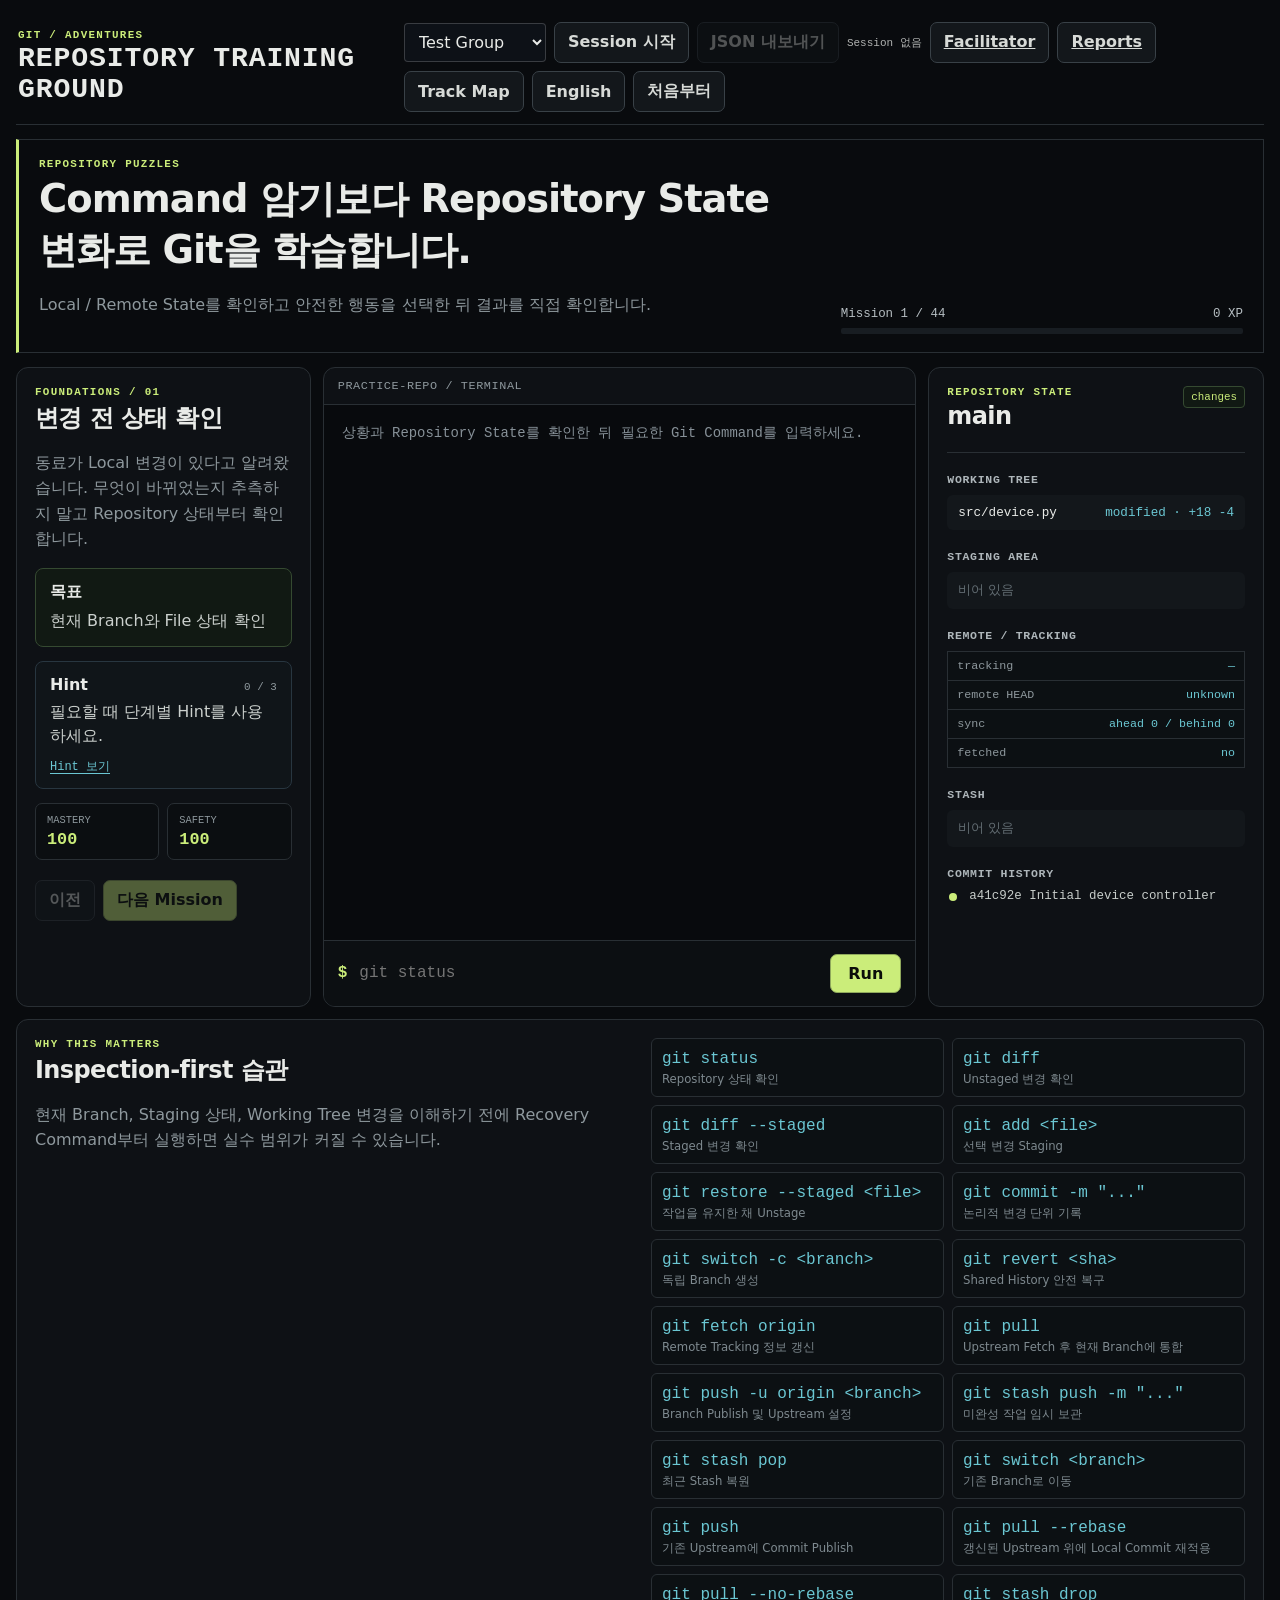
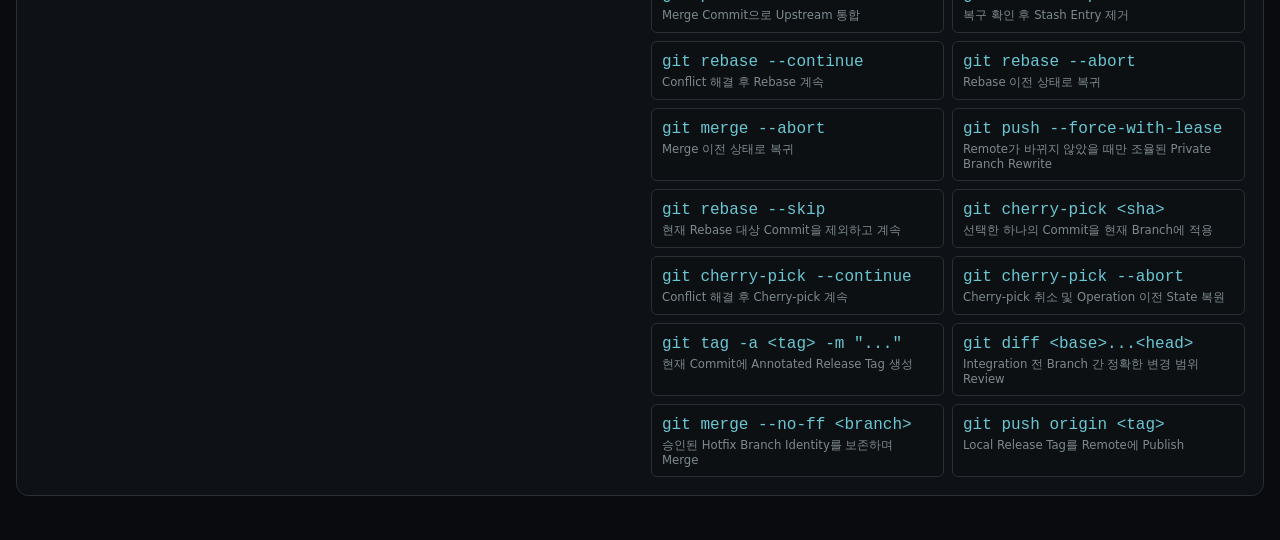
<file: index.html>
<!doctype html>
<html lang="en">
<head>
  <meta charset="utf-8">
  <meta name="viewport" content="width=device-width, initial-scale=1">
  <meta name="description" content="Git Adventures - learn Git by solving interactive repository missions.">
  <title>Git Adventures</title>
  <link rel="stylesheet" href="styles.css">
  <link rel="stylesheet" href="styles-remote.css">
</head>
<body>
  <main class="app-shell">
    <header class="topbar"><div><p class="eyebrow">GIT / ADVENTURES</p><h1>Repository Training Ground</h1></div><div class="topbar-actions"><a class="button secondary" href="facilitator.html">Facilitator</a><a class="button secondary" href="reports.html">Reports</a><button id="trackButton" class="button secondary" type="button">Track Map</button><button id="languageButton" class="button secondary" type="button">한국어</button><button id="resetButton" class="button secondary" type="button">Reset</button></div></header>
    <section class="hero panel"><div><p class="eyebrow" id="heroKicker">REPOSITORY PUZZLES</p><h2 id="heroTitle"></h2><p id="heroDescription" class="muted"></p></div><div class="progress-wrap"><div class="progress-label"><span id="progressText"></span><span id="xpText">0 XP</span></div><div class="progress-track"><div id="progressBar" class="progress-bar"></div></div></div></section>
    <section id="trackMap" class="panel track-map" hidden><div class="track-map-header"><div><p class="eyebrow">SKILL MAP</p><h2 id="trackMapTitle"></h2></div><button id="closeTrackButton" class="button secondary" type="button">Close</button></div><div id="trackList" class="track-list"></div></section>
    <section class="workspace-grid">
      <aside class="panel mission-panel"><p id="missionNumber" class="eyebrow"></p><h2 id="missionTitle"></h2><p id="missionStory" class="muted"></p><div class="objective-box"><strong id="objectiveLabel">Objective</strong><p id="missionObjective"></p></div><div class="hint-box"><div class="hint-heading"><strong id="hintLabel">Hint</strong><span id="hintDepth" class="hint-depth">0 / 3</span></div><p id="missionHint"></p><button id="hintButton" class="text-button" type="button">Reveal hint</button></div><div class="score-strip"><div><span id="masteryLabel">Mastery</span><strong id="masteryScore">100</strong></div><div><span id="safetyLabel">Safety</span><strong id="safetyScore">100</strong></div></div><div class="mission-nav"><button id="previousButton" class="button secondary" type="button">Previous</button><button id="nextButton" class="button" type="button" disabled>Next mission</button></div></aside>
      <section class="panel terminal-panel"><div class="terminal-header"><strong id="terminalTitle">practice-repo / terminal</strong></div><div id="terminalOutput" class="terminal-output" role="log" aria-live="polite"></div><form id="commandForm" class="command-form"><label for="commandInput" class="prompt">$</label><input id="commandInput" autocomplete="off" spellcheck="false" placeholder="git status" aria-label="Git command"><button class="button run" type="submit">Run</button></form></section>
      <aside class="panel state-panel"><div class="state-header"><div><p id="stateLabel" class="eyebrow">REPOSITORY STATE</p><h2 id="branchName">main</h2></div><span id="stateBadge" class="badge">clean</span></div><div class="state-section"><h3 id="workingTreeLabel">Working Tree</h3><div id="workingTree" class="file-list"></div></div><div class="state-section"><h3 id="stagingLabel">Staging Area</h3><div id="stagingArea" class="file-list"></div></div><div class="state-section"><h3 id="remoteLabel">Remote / Tracking</h3><div id="remoteState" class="state-kv"></div></div><div class="state-section"><h3 id="stashLabel">Stash</h3><div id="stashState" class="file-list"></div></div><div class="state-section"><h3 id="historyLabel">Commit History</h3><div id="commitGraph" class="commit-graph"></div></div></aside>
    </section>
    <section id="debriefPanel" class="panel debrief-panel" hidden><div><p class="eyebrow" id="debriefLabel">MISSION DEBRIEF</p><h2 id="debriefTitle"></h2><p id="debriefBody" class="muted"></p></div><div class="debrief-scores"><div><span id="debriefMasteryLabel">Mastery</span><strong id="debriefMastery">100</strong></div><div><span id="debriefSafetyLabel">Safety</span><strong id="debriefSafety">100</strong></div><div><span id="debriefHintsLabel">Hints</span><strong id="debriefHints">0</strong></div><div><span id="debriefDetoursLabel">Detours</span><strong id="debriefDetours">0</strong></div></div></section>
    <section class="panel lesson-panel"><div><p id="conceptLabel" class="eyebrow">WHY THIS MATTERS</p><h2 id="conceptTitle"></h2><p id="conceptBody" class="muted"></p></div><div id="commandReference" class="command-reference"></div></section>
  </main>
  <script src="content/missions.js"></script>
  <script src="content/missions-daily.js"></script>
  <script src="content/missions-collaboration.js"></script>
  <script src="content/missions-conflicts.js"></script>
  <script src="content/missions-advanced.js"></script>
  <script src="content/missions-release.js"></script>
  <script src="content/missions-incidents.js"></script>
  <script src="content/missions-governance.js"></script>
  <script src="content/missions-assessment.js"></script>
  <script src="app.js"></script>
  <script src="engine-conflicts.js"></script>
  <script src="engine-release.js"></script>
  <script src="engine-governance.js"></script>
  <script src="assessment-scoring.js"></script>
  <script src="engine-assessment.js"></script>
  <script src="session-report.js"></script>
  <script src="engine-session.js"></script>
</body>
</html>
</file>
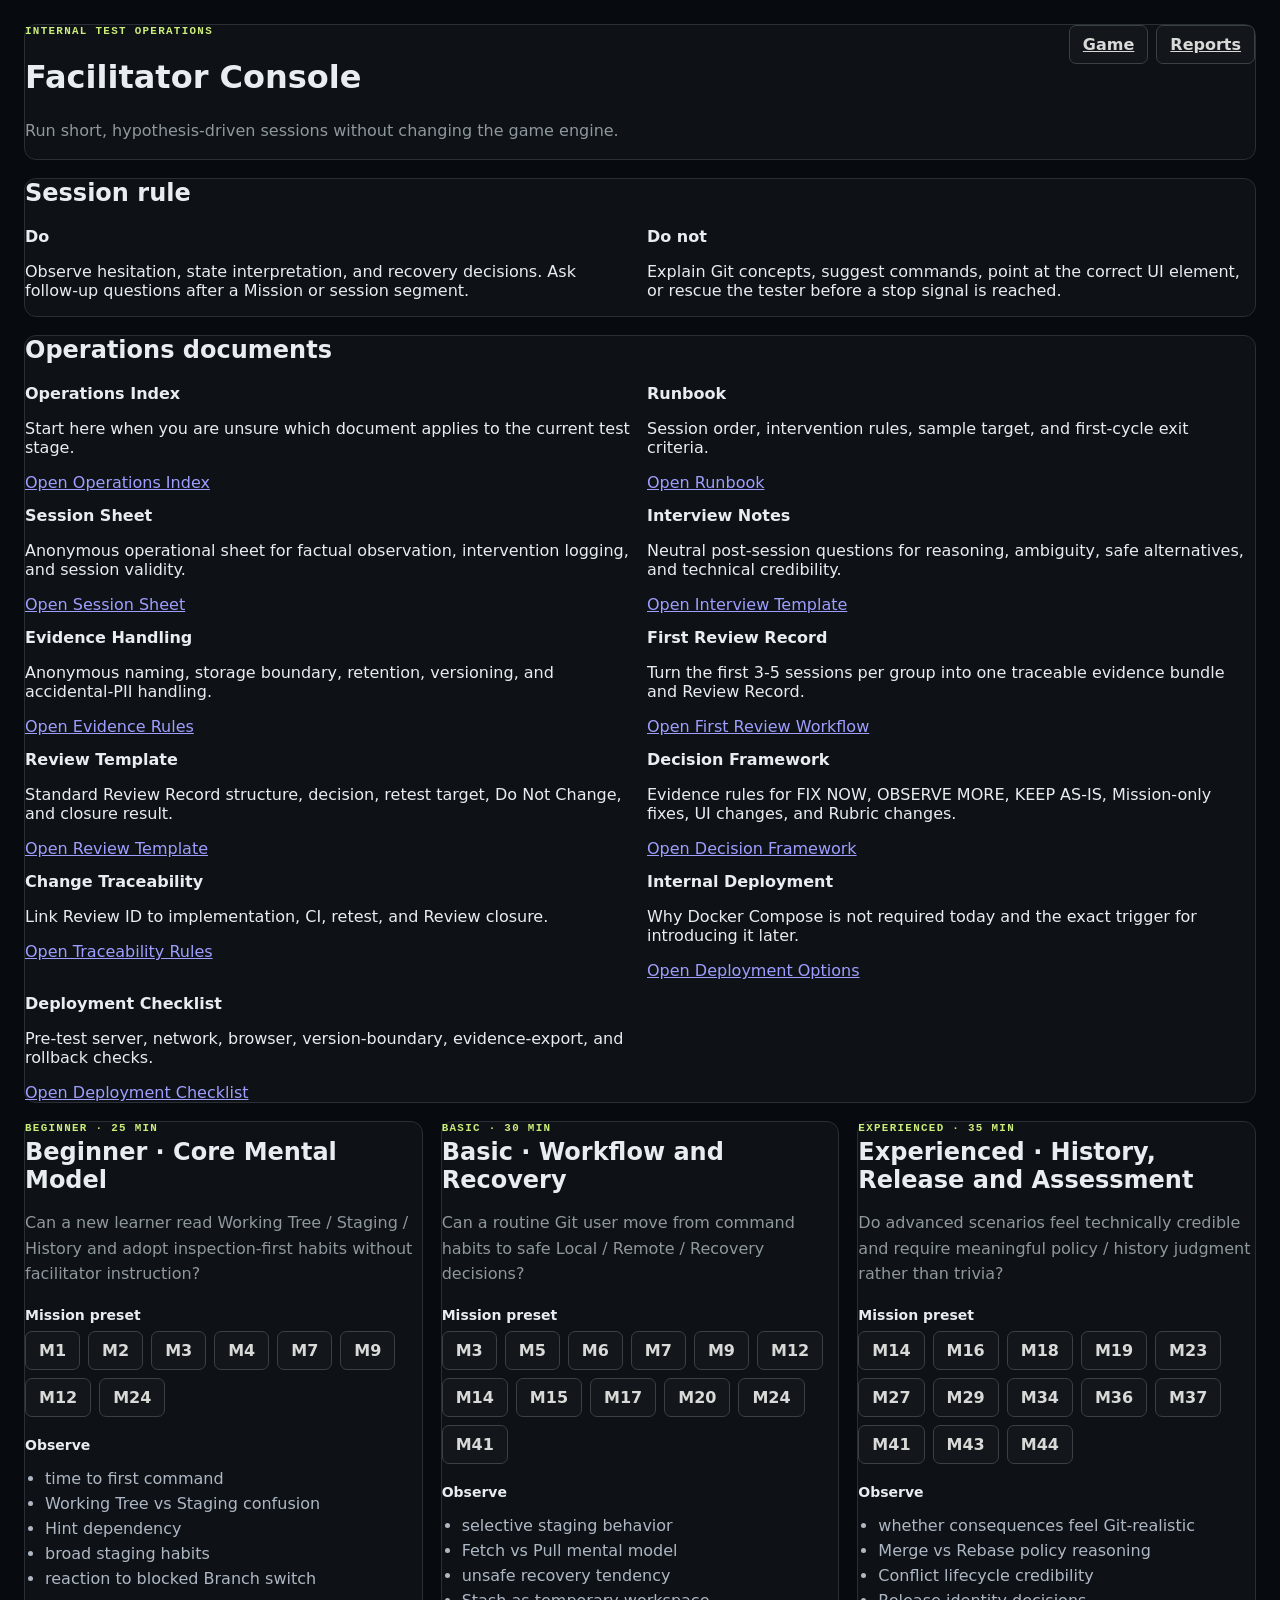
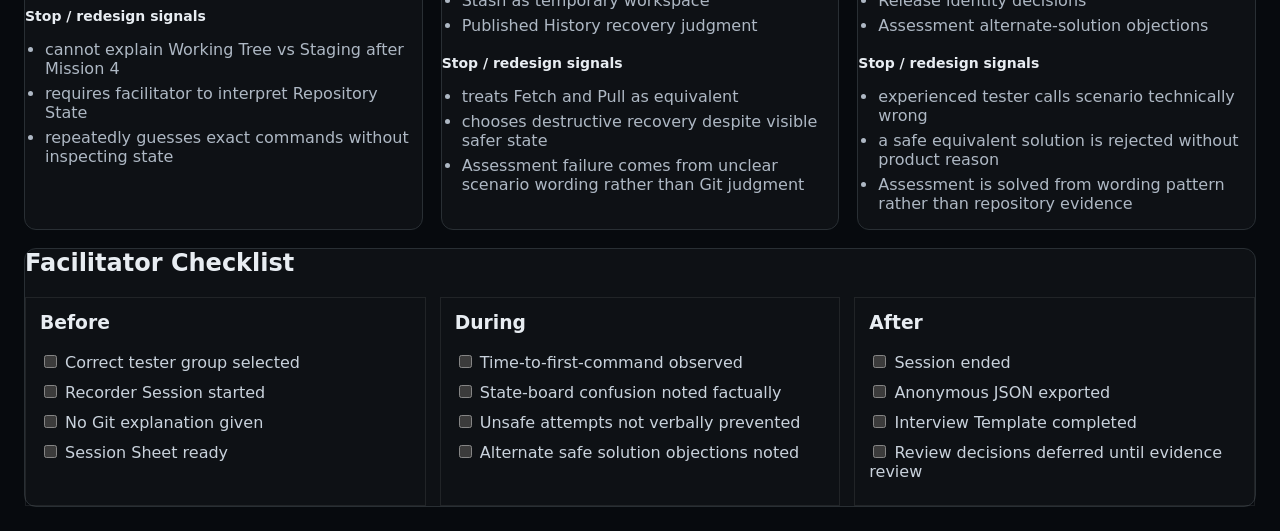
<file: facilitator.html>
<!doctype html>
<html lang="en">
<head>
  <meta charset="utf-8">
  <meta name="viewport" content="width=device-width, initial-scale=1">
  <title>Git Adventures · Facilitator</title>
  <link rel="stylesheet" href="styles.css">
  <link rel="stylesheet" href="facilitator.css">
</head>
<body>
  <main class="facilitator-shell">
    <header class="facilitator-header panel">
      <div>
        <p class="eyebrow">INTERNAL TEST OPERATIONS</p>
        <h1>Facilitator Console</h1>
        <p class="muted">Run short, hypothesis-driven sessions without changing the game engine.</p>
      </div>
      <nav class="facilitator-nav">
        <a class="button secondary" href="/">Game</a>
        <a class="button secondary" href="/reports.html">Reports</a>
      </nav>
    </header>

    <section class="panel facilitator-guide">
      <h2>Session rule</h2>
      <div class="rule-grid">
        <article><strong>Do</strong><p>Observe hesitation, state interpretation, and recovery decisions. Ask follow-up questions after a Mission or session segment.</p></article>
        <article><strong>Do not</strong><p>Explain Git concepts, suggest commands, point at the correct UI element, or rescue the tester before a stop signal is reached.</p></article>
      </div>
    </section>

    <section class="panel facilitator-guide">
      <h2>Operations documents</h2>
      <div class="rule-grid">
        <article><strong>Operations Index</strong><p>Start here when you are unsure which document applies to the current test stage.</p><a href="/docs/internal-test-operations-index.md">Open Operations Index</a></article>
        <article><strong>Runbook</strong><p>Session order, intervention rules, sample target, and first-cycle exit criteria.</p><a href="/docs/first-internal-test-cycle.md">Open Runbook</a></article>
        <article><strong>Session Sheet</strong><p>Anonymous operational sheet for factual observation, intervention logging, and session validity.</p><a href="/docs/test-session-sheet.md">Open Session Sheet</a></article>
        <article><strong>Interview Notes</strong><p>Neutral post-session questions for reasoning, ambiguity, safe alternatives, and technical credibility.</p><a href="/docs/interview-note-template.md">Open Interview Template</a></article>
        <article><strong>Evidence Handling</strong><p>Anonymous naming, storage boundary, retention, versioning, and accidental-PII handling.</p><a href="/docs/internal-evidence-handling.md">Open Evidence Rules</a></article>
        <article><strong>First Review Record</strong><p>Turn the first 3-5 sessions per group into one traceable evidence bundle and Review Record.</p><a href="/docs/first-review-record-workflow.md">Open First Review Workflow</a></article>
        <article><strong>Review Template</strong><p>Standard Review Record structure, decision, retest target, Do Not Change, and closure result.</p><a href="/docs/review-record-template.md">Open Review Template</a></article>
        <article><strong>Decision Framework</strong><p>Evidence rules for FIX NOW, OBSERVE MORE, KEEP AS-IS, Mission-only fixes, UI changes, and Rubric changes.</p><a href="/docs/result-review-decision-framework.md">Open Decision Framework</a></article>
        <article><strong>Change Traceability</strong><p>Link Review ID to implementation, CI, retest, and Review closure.</p><a href="/docs/review-record-to-change-traceability.md">Open Traceability Rules</a></article>
        <article><strong>Internal Deployment</strong><p>Why Docker Compose is not required today and the exact trigger for introducing it later.</p><a href="/docs/internal-deployment-options.md">Open Deployment Options</a></article>
        <article><strong>Deployment Checklist</strong><p>Pre-test server, network, browser, version-boundary, evidence-export, and rollback checks.</p><a href="/docs/internal-deployment-checklist.md">Open Deployment Checklist</a></article>
      </div>
    </section>

    <section id="presetRoot" class="preset-grid"></section>

    <section class="panel checklist-panel">
      <h2>Facilitator Checklist</h2>
      <div class="checklist-grid">
        <div>
          <h3>Before</h3>
          <label><input type="checkbox"> Correct tester group selected</label>
          <label><input type="checkbox"> Recorder Session started</label>
          <label><input type="checkbox"> No Git explanation given</label>
          <label><input type="checkbox"> Session Sheet ready</label>
        </div>
        <div>
          <h3>During</h3>
          <label><input type="checkbox"> Time-to-first-command observed</label>
          <label><input type="checkbox"> State-board confusion noted factually</label>
          <label><input type="checkbox"> Unsafe attempts not verbally prevented</label>
          <label><input type="checkbox"> Alternate safe solution objections noted</label>
        </div>
        <div>
          <h3>After</h3>
          <label><input type="checkbox"> Session ended</label>
          <label><input type="checkbox"> Anonymous JSON exported</label>
          <label><input type="checkbox"> Interview Template completed</label>
          <label><input type="checkbox"> Review decisions deferred until evidence review</label>
        </div>
      </div>
    </section>
  </main>
  <script src="test-presets.js"></script>
  <script src="facilitator.js"></script>
</body>
</html>
</file>
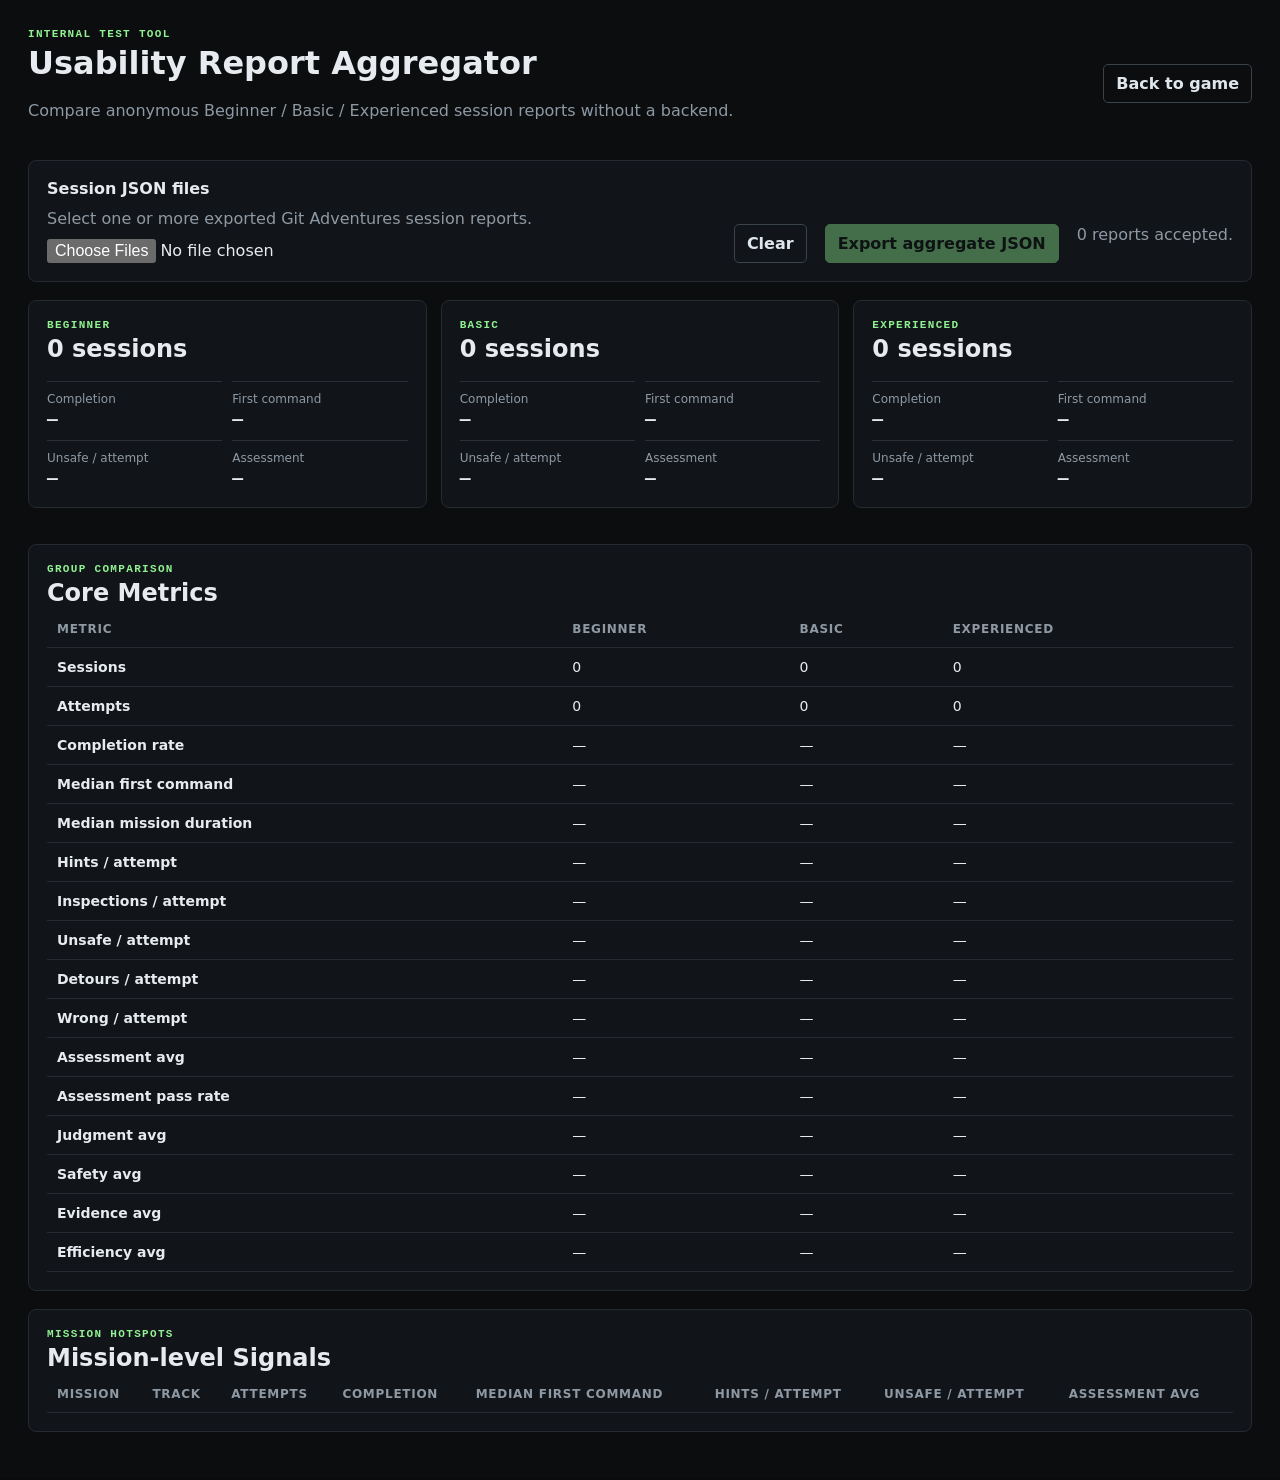
<file: reports.html>
<!doctype html>
<html lang="en">
<head>
  <meta charset="utf-8">
  <meta name="viewport" content="width=device-width, initial-scale=1">
  <title>Git Adventures - Internal Test Reports</title>
  <link rel="stylesheet" href="styles.css">
  <link rel="stylesheet" href="reports.css">
</head>
<body>
  <main class="report-shell">
    <header class="report-header">
      <div><p class="eyebrow">INTERNAL TEST TOOL</p><h1>Usability Report Aggregator</h1><p class="muted">Compare anonymous Beginner / Basic / Experienced session reports without a backend.</p></div>
      <a class="button secondary" href="index.html">Back to game</a>
    </header>

    <section class="panel report-controls">
      <label class="upload-box">
        <strong>Session JSON files</strong>
        <span class="muted">Select one or more exported Git Adventures session reports.</span>
        <input id="reportFiles" type="file" accept="application/json,.json" multiple>
      </label>
      <div class="report-actions">
        <button id="clearReports" class="button secondary" type="button">Clear</button>
        <button id="exportAggregate" class="button" type="button" disabled>Export aggregate JSON</button>
      </div>
      <p id="loadStatus" class="muted">No reports loaded.</p>
    </section>

    <section id="groupSummary" class="group-grid"></section>

    <section class="panel">
      <div class="section-heading"><div><p class="eyebrow">GROUP COMPARISON</p><h2>Core Metrics</h2></div></div>
      <div class="table-wrap"><table id="comparisonTable"><thead><tr><th>Metric</th><th>Beginner</th><th>Basic</th><th>Experienced</th></tr></thead><tbody></tbody></table></div>
    </section>

    <section class="panel">
      <div class="section-heading"><div><p class="eyebrow">MISSION HOTSPOTS</p><h2>Mission-level Signals</h2></div></div>
      <div class="table-wrap"><table id="missionTable"><thead><tr><th>Mission</th><th>Track</th><th>Attempts</th><th>Completion</th><th>Median first command</th><th>Hints / attempt</th><th>Unsafe / attempt</th><th>Assessment avg</th></tr></thead><tbody></tbody></table></div>
    </section>
  </main>
  <script src="report-aggregator.js"></script>
  <script src="reports-ui.js"></script>
</body>
</html>
</file>
<file: styles.css>
:root {
  color-scheme: dark;
  font-family: Inter, ui-sans-serif, system-ui, -apple-system, BlinkMacSystemFont, "Segoe UI", sans-serif;
  background: #090b0e;
  color: #e9ebe8;
  --bg: #090b0e;
  --surface: #0e1115;
  --surface-2: #13171b;
  --surface-3: #181d22;
  --line: #292f34;
  --line-strong: #394147;
  --text: #e9ebe8;
  --muted: #8e989d;
  --accent: #cbed7a;
  --cyan: #6bc7d3;
  --amber: #f2aa4b;
  --danger: #e65c55;
  --safe: #70d89d;
  --mono: "IBM Plex Mono", "SFMono-Regular", Consolas, "Liberation Mono", monospace;
}
* { box-sizing: border-box; }
html { background: var(--bg); }
body { margin: 0; min-height: 100vh; background: var(--bg); color: var(--text); }
button, input { font: inherit; }
button { cursor: pointer; }
[hidden] { display: none !important; }
.app-shell { width: min(1520px, calc(100% - 32px)); margin: 0 auto; padding: 22px 0 44px; }
.topbar { min-height: 54px; display: flex; justify-content: space-between; gap: 20px; align-items: center; margin-bottom: 14px; padding: 0 2px 12px; border-bottom: 1px solid var(--line); }
.topbar h1 { margin: 2px 0 0; font-family: var(--mono); font-size: clamp(1.25rem, 2.2vw, 1.8rem); letter-spacing: .03em; text-transform: uppercase; }
.topbar-actions { display: flex; gap: 8px; flex-wrap: wrap; }
.panel { background: var(--surface); border: 1px solid var(--line); border-radius: 12px; box-shadow: none; }
.hero { display: grid; grid-template-columns: 1.45fr .75fr; gap: 24px; align-items: end; padding: 18px 20px; margin-bottom: 14px; background: transparent; border-radius: 0; border-left: 3px solid var(--accent); }
.hero h2, .lesson-panel h2, .mission-panel h2, .state-panel h2, .debrief-panel h2, .track-map h2 { margin: 4px 0 8px; letter-spacing: -.025em; }
.hero h2 { font-size: clamp(1.65rem, 3vw, 2.45rem); }
.eyebrow { margin: 0; color: var(--accent); font-family: var(--mono); font-weight: 600; font-size: .68rem; letter-spacing: .12em; }
.muted { color: var(--muted); line-height: 1.6; }
.progress-label { display: flex; justify-content: space-between; color: #b6bec2; font-family: var(--mono); font-size: .78rem; margin-bottom: 7px; }
.progress-track { height: 6px; background: var(--surface-3); border-radius: 2px; overflow: hidden; }
.progress-bar { height: 100%; width: 0; background: var(--accent); border-radius: 0; transition: width .22s ease; }
.track-map { margin-bottom: 14px; padding: 20px; }
.track-map-header { display: flex; justify-content: space-between; gap: 18px; align-items: start; padding-bottom: 16px; border-bottom: 1px solid var(--line); }
.track-list { display: grid; grid-template-columns: repeat(3, minmax(0,1fr)); gap: 10px; margin-top: 16px; }
.track-card { min-height: 128px; padding: 14px; background: var(--surface-2); border: 1px solid var(--line); border-radius: 8px; }
.track-card.active { border-color: #718846; background: #111812; }
.track-card h3 { margin: 6px 0 8px; font-size: .98rem; }
.track-card p { margin: 0; color: var(--muted); font-size: .8rem; line-height: 1.5; }
.track-card .track-progress { display: block; margin-top: 14px; color: var(--cyan); font-family: var(--mono); font-size: .72rem; }
.workspace-grid { display: grid; grid-template-columns: minmax(250px,.72fr) minmax(500px,1.45fr) minmax(280px,.82fr); gap: 12px; align-items: stretch; }
.mission-panel, .state-panel { padding: 18px; }
.objective-box, .hint-box { padding: 13px 14px; border-radius: 8px; margin-top: 14px; }
.objective-box { background: #111913; border: 1px solid #354a31; }
.hint-box { background: #101519; border: 1px solid #283640; }
.objective-box p, .hint-box p { margin: 6px 0 0; color: #cbd0cd; line-height: 1.5; }
.hint-heading { display: flex; justify-content: space-between; gap: 12px; align-items: baseline; }
.hint-depth { color: var(--muted); font-family: var(--mono); font-size: .68rem; }
.text-button { margin-top: 10px; padding: 0; border: 0; background: transparent; color: var(--cyan); font-family: var(--mono); font-size: .75rem; text-decoration: underline; text-underline-offset: 3px; }
.score-strip { display: grid; grid-template-columns: 1fr 1fr; gap: 8px; margin-top: 14px; }
.score-strip > div { padding: 10px 11px; border: 1px solid var(--line); background: #0b0e11; border-radius: 7px; }
.score-strip span { display: block; color: var(--muted); font-family: var(--mono); font-size: .65rem; text-transform: uppercase; }
.score-strip strong { display: block; margin-top: 4px; font-family: var(--mono); font-size: 1.05rem; color: var(--accent); }
.mission-nav { display: flex; gap: 8px; margin-top: 20px; }
.button { border: 1px solid #8fa85c; padding: 9px 13px; border-radius: 7px; color: #0b0d09; background: var(--accent); font-weight: 700; }
.button.secondary { background: var(--surface-2); color: #d7dad7; border-color: var(--line-strong); }
.button:hover:not(:disabled) { filter: brightness(1.06); }
.button:focus-visible, input:focus-visible, .text-button:focus-visible { outline: 2px solid var(--cyan); outline-offset: 2px; }
.button:disabled { opacity: .35; cursor: not-allowed; }
.terminal-panel { overflow: hidden; min-height: 580px; display: flex; flex-direction: column; border-radius: 12px; }
.terminal-header { display: flex; align-items: center; gap: 7px; padding: 11px 14px; border-bottom: 1px solid var(--line); color: var(--muted); font-family: var(--mono); font-size: .74rem; text-transform: uppercase; letter-spacing: .05em; }
.terminal-header strong { font-weight: 500; }
.terminal-output { flex: 1; padding: 18px; overflow: auto; background: #080a0d; font-family: var(--mono); font-size: .87rem; line-height: 1.58; }
.terminal-line { margin: 0 0 8px; white-space: pre-wrap; }
.terminal-line.command { color: var(--cyan); }
.terminal-line.success { color: var(--safe); }
.terminal-line.error { color: #ff8c85; }
.terminal-line.system { color: #879198; }
.terminal-line.warning { color: var(--amber); }
.command-form { display: grid; grid-template-columns: auto 1fr auto; gap: 10px; align-items: center; padding: 13px 14px; border-top: 1px solid var(--line); background: #0c0f12; }
.prompt { color: var(--accent); font-family: var(--mono); font-weight: 700; }
.command-form input { width: 100%; border: 0; outline: none; color: #f1f3f0; background: transparent; font-family: var(--mono); }
.button.run { padding-inline: 17px; }
.state-header { display: flex; justify-content: space-between; gap: 12px; align-items: start; padding-bottom: 14px; border-bottom: 1px solid var(--line); }
.badge { padding: 4px 7px; border-radius: 4px; background: #111913; color: var(--accent); border: 1px solid #354a31; font-family: var(--mono); font-size: .68rem; }
.state-section { margin-top: 20px; }
.state-section h3 { margin-bottom: 9px; color: #aeb6ba; font-family: var(--mono); font-size: .72rem; letter-spacing: .06em; text-transform: uppercase; }
.file-list { display: grid; gap: 7px; }
.file-item { display: flex; justify-content: space-between; gap: 10px; padding: 9px 10px; border-radius: 6px; background: var(--surface-2); border: 1px solid transparent; font-family: var(--mono); font-size: .79rem; }
.file-item:hover { border-color: var(--line-strong); }
.file-item.empty { color: #626c72; font-family: inherit; }
.file-status { color: var(--cyan); }
.commit-graph { display: grid; gap: 8px; }
.commit-item { position: relative; padding-left: 22px; color: #c7cdca; font-family: var(--mono); font-size: .78rem; }
.commit-item::before { content: ""; position: absolute; left: 2px; top: 4px; width: 8px; height: 8px; border-radius: 50%; background: var(--accent); }
.commit-item:not(:last-child)::after { content: ""; position: absolute; left: 5px; top: 15px; width: 1px; height: 18px; background: var(--line-strong); }
.debrief-panel { margin-top: 12px; padding: 18px; display: grid; grid-template-columns: 1.35fr .9fr; gap: 22px; border-left: 3px solid var(--safe); }
.debrief-scores { display: grid; grid-template-columns: repeat(2,minmax(0,1fr)); gap: 8px; }
.debrief-scores > div { padding: 10px; background: #0b0e11; border: 1px solid var(--line); border-radius: 7px; }
.debrief-scores span { display: block; color: var(--muted); font-family: var(--mono); font-size: .64rem; text-transform: uppercase; }
.debrief-scores strong { display: block; margin-top: 4px; font-family: var(--mono); color: var(--safe); }
.lesson-panel { margin-top: 12px; padding: 18px; display: grid; grid-template-columns: 1fr 1fr; gap: 22px; }
.command-reference { display: grid; grid-template-columns: repeat(2,minmax(0,1fr)); gap: 8px; }
.command-chip { padding: 9px 10px; border-radius: 6px; background: #0c1013; border: 1px solid var(--line); }
.command-chip code { color: var(--cyan); font-family: var(--mono); }
.command-chip span { display: block; color: #7e898f; font-size: .73rem; margin-top: 4px; }
@media (max-width: 1080px) {
  .workspace-grid { grid-template-columns: 1fr 1fr; }
  .terminal-panel { grid-column: 1 / -1; grid-row: 1; }
  .hero, .lesson-panel, .debrief-panel { grid-template-columns: 1fr; }
  .track-list { grid-template-columns: repeat(2,minmax(0,1fr)); }
}
@media (max-width: 720px) {
  .app-shell { width: min(100% - 18px,1520px); padding-top: 14px; }
  .topbar { align-items: flex-start; flex-direction: column; }
  .workspace-grid { grid-template-columns: 1fr; }
  .terminal-panel { grid-column: auto; min-height: 500px; }
  .command-reference, .track-list { grid-template-columns: 1fr; }
  .hero { padding-inline: 14px; }
  .score-strip, .debrief-scores { grid-template-columns: 1fr 1fr; }
}
</file>
<file: styles-remote.css>
.state-kv{border:1px solid var(--line);background:#0c1013}.kv-row{display:flex;justify-content:space-between;gap:12px;padding:7px 9px;border-bottom:1px solid var(--line);font-size:.73rem}.kv-row:last-child{border-bottom:0}.kv-row span{color:var(--muted);font-family:var(--mono)}.kv-row code{color:var(--cyan);font-family:var(--mono);text-align:right}.state-panel{overflow:auto}.file-status{text-align:right}.terminal-panel{min-height:640px}@media(max-width:1100px){.workspace-grid{grid-template-columns:1fr 1fr}.state-panel{max-height:none}}
</file>
<file: facilitator.css>
body{background:#070a0e;color:#e8edf2}.facilitator-shell{max-width:1440px;margin:0 auto;padding:24px;display:grid;gap:18px}.facilitator-header{display:flex;justify-content:space-between;gap:20px;align-items:flex-start}.facilitator-nav{display:flex;gap:8px;flex-wrap:wrap}.facilitator-guide h2,.checklist-panel h2{margin-top:0}.rule-grid,.checklist-grid{display:grid;grid-template-columns:repeat(2,minmax(0,1fr));gap:14px}.preset-grid{display:grid;grid-template-columns:repeat(3,minmax(0,1fr));gap:18px}.preset-card h2{margin:4px 0 10px}.preset-card h3{margin:20px 0 8px;font-size:14px}.preset-card ul{padding-left:20px;color:#aeb8c4}.preset-card li{margin:6px 0}.mission-buttons{display:flex;flex-wrap:wrap;gap:8px}.mission-jump{min-width:52px}.checklist-grid{grid-template-columns:repeat(3,minmax(0,1fr))}.checklist-grid>div{border:1px solid rgba(255,255,255,.08);padding:14px}.checklist-grid h3{margin-top:0}.checklist-grid label{display:block;margin:10px 0;color:#c9d2dc}@media(max-width:1000px){.preset-grid,.checklist-grid{grid-template-columns:1fr}.rule-grid{grid-template-columns:1fr}.facilitator-header{flex-direction:column}}
</file>
<file: reports.css>
body{margin:0;background:#0b0d0f;color:#e7ebef;font-family:Inter,system-ui,sans-serif}.report-shell{max-width:1440px;margin:0 auto;padding:28px}.report-header,.report-controls,.section-heading,.report-actions{display:flex;align-items:center;justify-content:space-between;gap:18px}.report-header{margin-bottom:20px}.report-header h1,.section-heading h2,.group-card h2{margin:4px 0}.report-controls{margin-bottom:18px;align-items:flex-end}.upload-box{display:grid;gap:8px;flex:1}.upload-box input{font:inherit}.group-grid{display:grid;grid-template-columns:repeat(3,minmax(0,1fr));gap:14px;margin-bottom:18px}.group-card{min-height:160px}.metric-pairs{display:grid;grid-template-columns:repeat(2,minmax(0,1fr));gap:10px;margin-top:18px}.metric-pairs div{border-top:1px solid #2a3036;padding-top:10px}.metric-pairs span{display:block;color:#8e99a4;font-size:12px;margin-bottom:4px}.metric-pairs strong{font-family:"IBM Plex Mono",monospace;font-size:18px}.table-wrap{overflow:auto}table{width:100%;border-collapse:collapse;font-size:14px}th,td{text-align:left;border-bottom:1px solid #242a30;padding:11px 10px;white-space:nowrap}thead th{color:#8e99a4;font-size:12px;text-transform:uppercase;letter-spacing:.06em}tbody th{font-weight:600}code{font-family:"IBM Plex Mono",monospace}.panel{background:#111519;border:1px solid #242a30;border-radius:8px;padding:18px;margin-bottom:18px}.muted{color:#8e99a4}.eyebrow{font-size:11px;letter-spacing:.12em;color:#91f291;margin:0}.button{display:inline-flex;align-items:center;justify-content:center;border:1px solid #91f291;background:#91f291;color:#09100b;border-radius:5px;padding:9px 12px;text-decoration:none;font-weight:700;cursor:pointer}.button.secondary{background:transparent;color:#dfe7ed;border-color:#3a424a}.button:disabled{opacity:.4;cursor:not-allowed}@media(max-width:900px){.report-header,.report-controls{align-items:stretch;flex-direction:column}.group-grid{grid-template-columns:1fr}.report-actions{justify-content:flex-start}}
</file>
